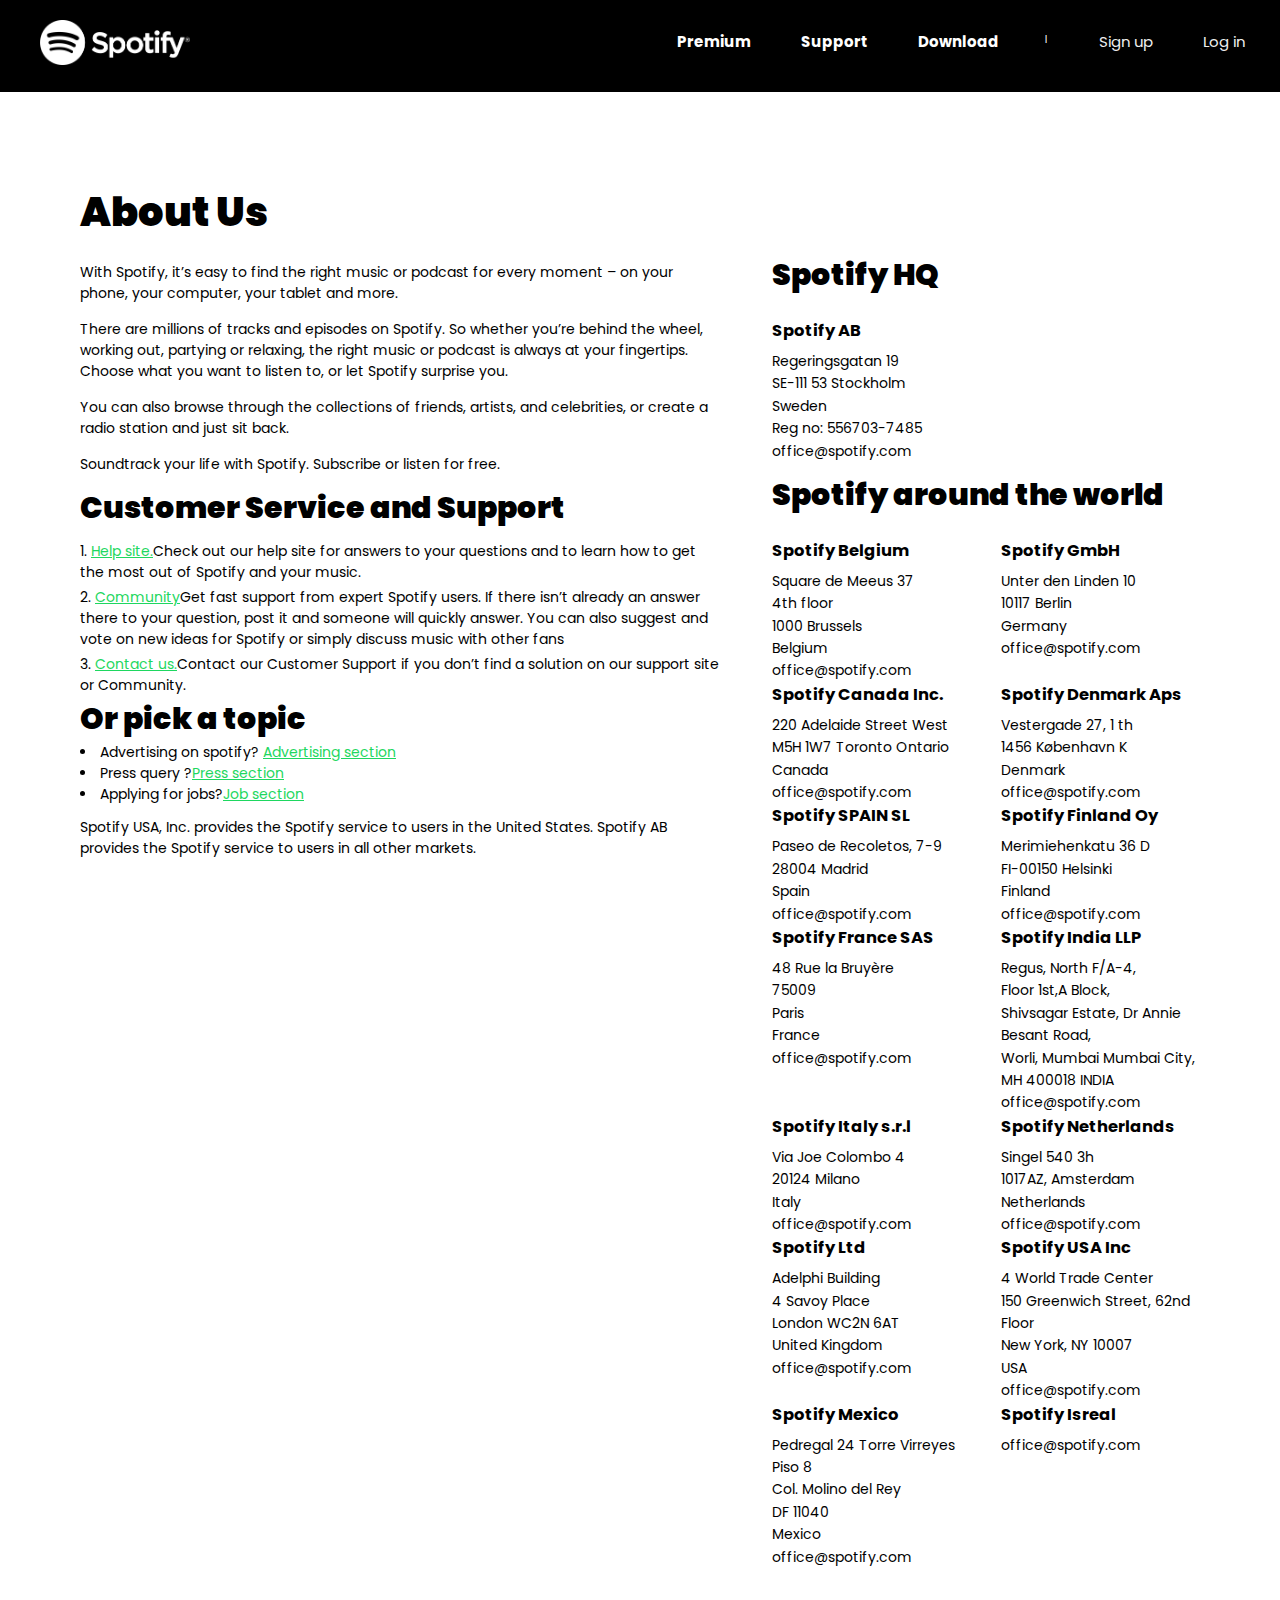
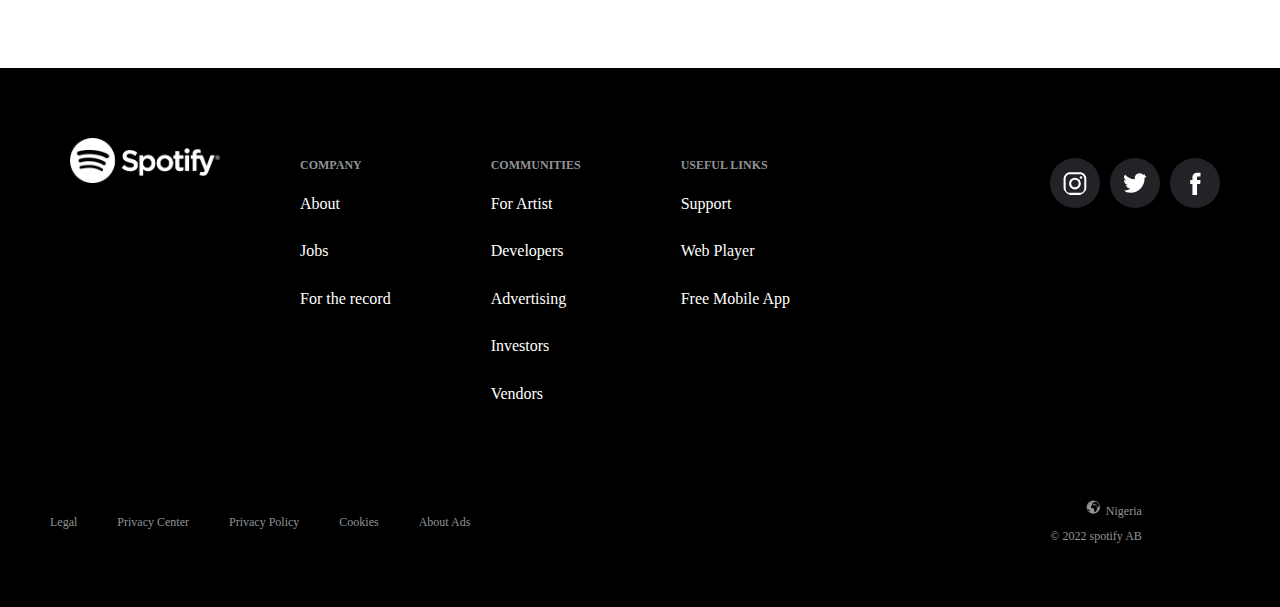
<file: index.html>
<!DOCTYPE html>
<html lang="en">
  <head>
    <meta charset="UTF-8" />
    <meta http-equiv="X-UA-Compatible" content="IE=edge" />
    <meta name="viewport" content="width=device-width, initial-scale=1.0" />
    <link rel="stylesheet" href="CSS/style.css" />
    <link
      href="https://fonts.googleapis.com/css2?family=Poppins&display=swap"
      rel="stylesheet"
    />
    <link rel="icon" type="image/png" sizes="32x32" href="IMAGE/favicon.ico" />
    <title>Contact - Spotify</title>
  </head>
  <body>
    <!-- html for menu -->
    <header class="topheader">
      <nav class="navbar">
        <div class="navright">
          <a href="index.html"
            ><img src="IMAGE/logo.png" alt="spotify logo" class="spotifylogo"
          /></a>
        </div>
        <div class="navleft">
          <ul>
            <li>
              <a href="HTML/premium.html"><strong> Premium</strong></a>
            </li>
            <li>
              <a href="#"><strong>Support</strong></a>
            </li>
            <li>
              <a href="#"><strong>Download</strong></a>
            </li>
            <li class="symbol">&#8403;</li>
            <li><a href="#" style="color: #eee">Sign up</a></li>
            <li><a href="#" style="color: #eee">Log in</a></li>
          </ul>
        </div>
      </nav>
    </header>

    <!-- html for main -->
    <main class="creator">
      <section class="containerA">
        <div class="aboutus">
          <h1 class="heading1">About Us</h1>
          <p>
            With Spotify, it’s easy to find the right music or podcast for every
            moment – on your phone, your computer, your tablet and more.
          </p>
          <p>
            There are millions of tracks and episodes on Spotify. So whether
            you’re behind the wheel, working out, partying or relaxing, the
            right music or podcast is always at your fingertips. Choose what you
            want to listen to, or let Spotify surprise you.
          </p>
          <p>
            You can also browse through the collections of friends, artists, and
            celebrities, or create a radio station and just sit back.
          </p>
          <p>
            Soundtrack your life with Spotify. Subscribe or listen for free.
          </p>
        </div>
        <div class="service">
          <h1 class="heading">Customer Service and Support</h1>
          <ol type="1">
            <li>
              <a href="#">Help site.</a>Check out our help site for answers to
              your questions and to learn how to get the most out of Spotify and
              your music.
            </li>
            <li>
              <a href="#">Community</a>Get fast support from expert Spotify
              users. If there isn’t already an answer there to your question,
              post it and someone will quickly answer. You can also suggest and
              vote on new ideas for Spotify or simply discuss music with other
              fans
            </li>
            <li>
              <a href="#">Contact us.</a>Contact our Customer Support if you
              don’t find a solution on our support site or Community.
            </li>
          </ol>
        </div>
        <div class="pick">
          <h1 class="heading">Or pick a topic</h1>
          <ul>
            <li>Advertising on spotify? <a href="#">Advertising section</a></li>
            <li>Press query ?<a href="#">Press section</a></li>
            <li>Applying for jobs?<a href="#">Job section</a></li>
          </ul>
          <p>
            Spotify USA, Inc. provides the Spotify service to users in the
            United States. Spotify AB provides the Spotify service to users in
            all other markets.
          </p>
        </div>
      </section>

      <section class="containerB">
        <div class="hq">
          <h2 class="heading">Spotify HQ</h2>
          <h3>Spotify AB</h3>
          <p>
            Regeringsgatan 19 <br />
            SE-111 53 Stockholm <br />
            Sweden <br />
            Reg no: 556703-7485 <br />
            office@spotify.com
          </p>
        </div>

        <div class="world">
          <h1>Spotify around the world</h1>

          <article class="parent1">
            <div class="sub1">
              <h3>Spotify Belgium</h3>
              <p>
                Square de Meeus 37 <br />
                4th floor <br />
                1000 Brussels <br />
                Belgium <br />
                office@spotify.com <br />
              </p>
            </div>
            <div class="sub2">
              <h3>Spotify GmbH</h3>
              <p>
                Unter den Linden 10 <br />
                10117 Berlin <br />
                Germany <br />
                office@spotify.com <br />
              </p>
            </div>
          </article>

          <article class="parent2">
            <div class="sub1">
              <h3>Spotify Canada Inc.</h3>
              <p>
                220 Adelaide Street West <br />
                M5H 1W7 Toronto Ontario <br />
                Canada <br />
                office@spotify.com
              </p>
            </div>
            <div class="sub2">
              <h3>Spotify Denmark Aps</h3>
              <p>
                Vestergade 27, 1 th <br />
                1456 København K <br />
                Denmark <br />
                office@spotify.com
              </p>
            </div>
          </article>

          <article class="parent3">
            <div class="sub1">
              <h3>Spotify SPAIN SL</h3>
              <p>
                Paseo de Recoletos, 7-9 <br />
                28004 Madrid <br />
                Spain <br />
                office@spotify.com <br />
              </p>
            </div>
            <div class="sub2">
              <h3>Spotify Finland Oy</h3>
              <p>
                Merimiehenkatu 36 D <br />
                FI-00150 Helsinki <br />
                Finland <br />
                office@spotify.com
              </p>
            </div>
          </article>

          <article class="parent4">
            <div class="sub1">
              <h3>Spotify France SAS</h3>
              <p>
                48 Rue la Bruyère <br />
                75009 <br />
                Paris <br />
                France <br />
                office@spotify.com
              </p>
            </div>
            <div class="sub2">
              <h3>Spotify India LLP</h3>
              <p>
                Regus, North F/A-4, <br />
                Floor 1st,A Block, <br />
                Shivsagar Estate, Dr Annie Besant Road, <br />
                Worli, Mumbai Mumbai City, <br />
                MH 400018 INDIA <br />
                office@spotify.com
              </p>
            </div>
          </article>

          <article class="parent5">
            <div class="sub1">
              <h3>Spotify Italy s.r.l</h3>
              <p>
                Via Joe Colombo 4 <br />
                20124 Milano <br />
                Italy <br />
                office@spotify.com
              </p>
            </div>
            <div class="sub2">
              <h3>Spotify Netherlands</h3>
              <p>
                Singel 540 3h <br />
                1017AZ, Amsterdam <br />
                Netherlands <br />
                office@spotify.com <br />
              </p>
            </div>
          </article>

          <article class="parent6">
            <div class="sub1">
              <h3>Spotify Ltd</h3>
              <p>
                Adelphi Building <br />
                4 Savoy Place <br />
                London WC2N 6AT <br />
                United Kingdom <br />
                office@spotify.com
              </p>
            </div>

            <div class="sub2">
              <h3>Spotify USA Inc</h3>
              <p>
                4 World Trade Center <br />
                150 Greenwich Street, 62nd Floor <br />
                New York, NY 10007 <br />
                USA <br />
                office@spotify.com
              </p>
            </div>
          </article>

          <article class="parent7">
            <div class="sub1">
              <h3>Spotify Mexico</h3>
              <p>
                Pedregal 24 Torre Virreyes Piso 8 <br />
                Col. Molino del Rey <br />
                DF 11040 <br />
                Mexico <br />
                office@spotify.com
              </p>
            </div>
            <div class="sub2">
              <h3>Spotify Isreal</h3>
              <p>office@spotify.com</p>
            </div>
          </article>
        </div>
      </section>
    </main>
    <!-- html for footer -->
    <footer>
      <main class="footdiv">
        <div class="box0">
       <a href="#">   <img src="IMAGE/logo.png" alt="spotify logo" width="150px" /></a>
        </div>
        <div class="box1">
          <h4>COMPANY</h4>
          <ul>
            <li><a href="#">About</a></li>
            <li><a href="#">Jobs</a></li>
            <li><a href="#">For the record</a></li>
          </ul>
        </div>
        <div class="box2">
          <h4>COMMUNITIES</h4>
          <ul>
            <li><a href="#">For Artist</a></li>
            <li><a href="#">Developers</a></li>
            <li><a href="#">Advertising</a></li>
            <li><a href="#">Investors</a></li>
            <li><a href="#">Vendors</a></li>
          </ul>
        </div>
        <div class="box3">
          <h4>USEFUL LINKS</h4>
          <ul>
            <li><a href="#">Support</a></li>
            <li><a href="#">Web Player</a></li>
            <li><a href="#">Free Mobile App</a></li>
          </ul>
        </div>
        <div class="box4">
          <p title="instagram">
            <svg
              xmlns="http://www.w3.org/2000/svg"
              viewBox="0 0 56.7 56.7"
              xml:space="preserve"
            >
              <path
                d="M28.2 16.7c-7 0-12.8 5.7-12.8 12.8s5.7 12.8 12.8 12.8S41 36.5 41 29.5s-5.8-12.8-12.8-12.8zm0 21c-4.5 0-8.2-3.7-8.2-8.2s3.7-8.2 8.2-8.2 8.2 3.7 8.2 8.2-3.7 8.2-8.2 8.2z"
                fill="#ffffff"
                class="fill-000000"
              ></path>
              <circle
                cx="41.5"
                cy="16.4"
                r="2.9"
                fill="#ffffff"
                class="fill-000000"
              ></circle>
              <path
                d="M49 8.9c-2.6-2.7-6.3-4.1-10.5-4.1H17.9c-8.7 0-14.5 5.8-14.5 14.5v20.5c0 4.3 1.4 8 4.2 10.7 2.7 2.6 6.3 3.9 10.4 3.9h20.4c4.3 0 7.9-1.4 10.5-3.9 2.7-2.6 4.1-6.3 4.1-10.6V19.3c0-4.2-1.4-7.8-4-10.4zm-.4 31c0 3.1-1.1 5.6-2.9 7.3s-4.3 2.6-7.3 2.6H18c-3 0-5.5-.9-7.3-2.6C8.9 45.4 8 42.9 8 39.8V19.3c0-3 .9-5.5 2.7-7.3 1.7-1.7 4.3-2.6 7.3-2.6h20.6c3 0 5.5.9 7.3 2.7 1.7 1.8 2.7 4.3 2.7 7.2v20.6z"
                fill="#ffffff"
                class="fill-000000"
              ></path>
            </svg>
          </p>
          <p title="twitter">
            <svg
              viewBox="0 0 512 512"
              xml:space="preserve"
              xmlns="http://www.w3.org/2000/svg"
              enable-background="new 0 0 512 512"
            >
              <path
                d="M492 109.5c-17.4 7.7-36 12.9-55.6 15.3 20-12 35.4-31 42.6-53.6-18.7 11.1-39.4 19.2-61.5 23.5C399.8 75.8 374.6 64 346.8 64c-53.5 0-96.8 43.4-96.8 96.9 0 7.6.8 15 2.5 22.1-80.5-4-151.9-42.6-199.6-101.3-8.3 14.3-13.1 31-13.1 48.7 0 33.6 17.1 63.3 43.1 80.7C67 210.7 52 206.3 39 199v1.2c0 47 33.4 86.1 77.7 95-8.1 2.2-16.7 3.4-25.5 3.4-6.2 0-12.3-.6-18.2-1.8 12.3 38.5 48.1 66.5 90.5 67.3-33.1 26-74.9 41.5-120.3 41.5-7.8 0-15.5-.5-23.1-1.4C62.9 432 113.8 448 168.4 448 346.6 448 444 300.3 444 172.2c0-4.2-.1-8.4-.3-12.5 18.9-13.7 35.3-30.8 48.3-50.2z"
                fill="#ffffff"
                class="fill-000000"
              ></path>
            </svg>
          </p>
          <p title="facebook">
            <svg
              viewBox="0 0 56.693 56.693"
              xml:space="preserve"
              xmlns="http://www.w3.org/2000/svg"
            >
              <path
                d="M40.43 21.739h-7.645v-5.014c0-1.883 1.248-2.322 2.127-2.322h5.395V6.125l-7.43-.029c-8.248 0-10.125 6.174-10.125 10.125v5.518h-4.77v8.53h4.77v24.137h10.033V30.269h6.77l.875-8.53z"
                fill="#ffffff"
                class="fill-000000"
              ></path>
            </svg>
          </p>
        </div>
      </main>
      <div class="bottombox">
        <div class="container1">
          <ul>
            <li><a href="#">Legal</a></li>
            <li><a href="#">Privacy Center</a></li>
            <li><a href="#">Privacy Policy</a></li>
            <li><a href="#">Cookies</a></li>
            <li><a href="#">About Ads</a></li>
          </ul>
        </div>
        <div class="container2">
          <p class="nigeria">
            <a href="#"
              ><img
                src="IMAGE/global.svg"
                alt="global icon"
                width="15px"
                style="margin-right: 5px; color: #919496"
              />Nigeria</a
            >
          </p>
          <p class="copyright">&copy; 2022 spotify AB</p>
        </div>
      </div>
    </footer>
  </body>
</html>
</file>
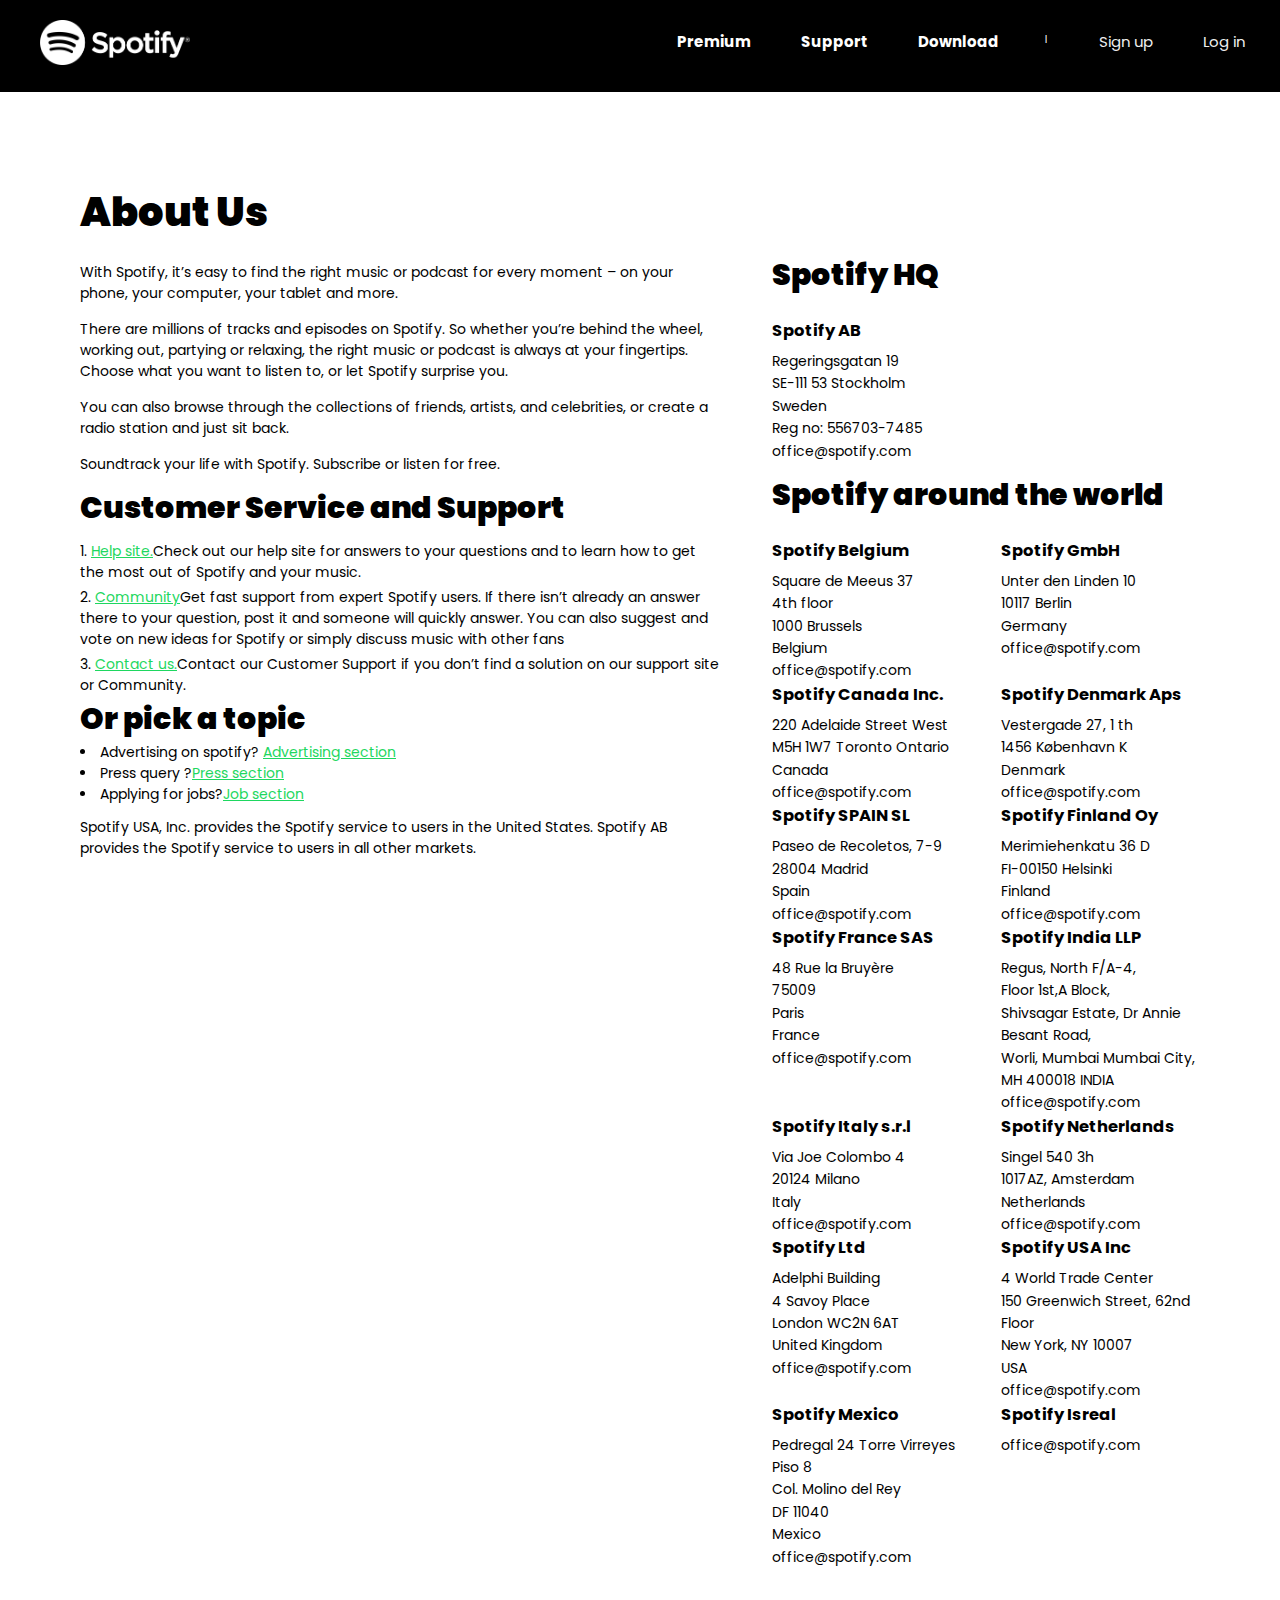
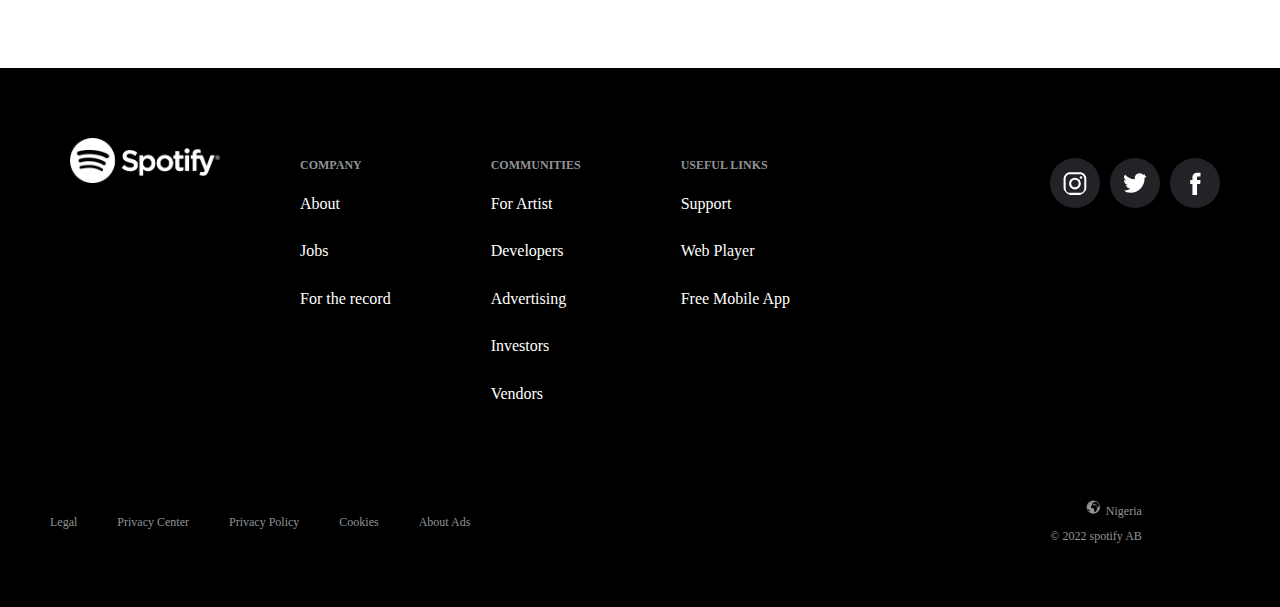
<file: HTML/index.html>
<!DOCTYPE html>
<html lang="en">
  <head>
    <meta charset="UTF-8" />
    <meta http-equiv="X-UA-Compatible" content="IE=edge" />
    <meta name="viewport" content="width=device-width, initial-scale=1.0" />
    <link rel="stylesheet" href="/CSS/style.css" />
    <link
      href="https://fonts.googleapis.com/css2?family=Poppins&display=swap"
      rel="stylesheet"
    />
    <link rel="icon" type="image/png" sizes="32x32" href="/IMAGE/favicon.ico" />
    <title>Contact - Spotify</title>
  </head>
  <body>
    <!-- html for menu -->
    <header class="topheader">
      <nav class="navbar">
        <div class="navright">
          <a href="#"
            ><img src="/IMAGE/logo.png" alt="spotify logo" class="spotifylogo"
          /></a>
        </div>
        <div class="navleft">
          <ul>
            <li>
              <a href="/HTML/premium.html"><strong> Premium</strong></a>
            </li>
            <li>
              <a href="#"><strong>Support</strong></a>
            </li>
            <li>
              <a href="#"><strong>Download</strong></a>
            </li>
            <li class="symbol">&#8403;</li>
            <li><a href="#" style="color: #eee">Sign up</a></li>
            <li><a href="#" style="color: #eee">Log in</a></li>
          </ul>
        </div>
      </nav>
    </header>

    <!-- html for main -->
    <main class="creator">
      <section class="containerA">
        <div class="aboutus">
          <h1 class="heading1">About Us</h1>
          <p>
            With Spotify, it’s easy to find the right music or podcast for every
            moment – on your phone, your computer, your tablet and more.
          </p>
          <p>
            There are millions of tracks and episodes on Spotify. So whether
            you’re behind the wheel, working out, partying or relaxing, the
            right music or podcast is always at your fingertips. Choose what you
            want to listen to, or let Spotify surprise you.
          </p>
          <p>
            You can also browse through the collections of friends, artists, and
            celebrities, or create a radio station and just sit back.
          </p>
          <p>
            Soundtrack your life with Spotify. Subscribe or listen for free.
          </p>
        </div>
        <div class="service">
          <h1 class="heading">Customer Service and Support</h1>
          <ol type="1">
            <li>
              <a href="#">Help site.</a>Check out our help site for answers to
              your questions and to learn how to get the most out of Spotify and
              your music.
            </li>
            <li>
              <a href="#">Community</a>Get fast support from expert Spotify
              users. If there isn’t already an answer there to your question,
              post it and someone will quickly answer. You can also suggest and
              vote on new ideas for Spotify or simply discuss music with other
              fans
            </li>
            <li>
              <a href="#">Contact us.</a>Contact our Customer Support if you
              don’t find a solution on our support site or Community.
            </li>
          </ol>
        </div>
        <div class="pick">
          <h1 class="heading">Or pick a topic</h1>
          <ul>
            <li>Advertising on spotify? <a href="#">Advertising section</a></li>
            <li>Press query ?<a href="#">Press section</a></li>
            <li>Applying for jobs?<a href="#">Job section</a></li>
          </ul>
          <p>
            Spotify USA, Inc. provides the Spotify service to users in the
            United States. Spotify AB provides the Spotify service to users in
            all other markets.
          </p>
        </div>
      </section>

      <section class="containerB">
        <div class="hq">
          <h2 class="heading">Spotify HQ</h2>
          <h3>Spotify AB</h3>
          <p>
            Regeringsgatan 19 <br />
            SE-111 53 Stockholm <br />
            Sweden <br />
            Reg no: 556703-7485 <br />
            office@spotify.com
          </p>
        </div>

        <div class="world">
          <h1>Spotify around the world</h1>

          <article class="parent1">
            <div class="sub1">
              <h3>Spotify Belgium</h3>
              <p>
                Square de Meeus 37 <br />
                4th floor <br />
                1000 Brussels <br />
                Belgium <br />
                office@spotify.com <br />
              </p>
            </div>
            <div class="sub2">
              <h3>Spotify GmbH</h3>
              <p>
                Unter den Linden 10 <br />
                10117 Berlin <br />
                Germany <br />
                office@spotify.com <br />
              </p>
            </div>
          </article>

          <article class="parent2">
            <div class="sub1">
              <h3>Spotify Canada Inc.</h3>
              <p>
                220 Adelaide Street West <br />
                M5H 1W7 Toronto Ontario <br />
                Canada <br />
                office@spotify.com
              </p>
            </div>
            <div class="sub2">
              <h3>Spotify Denmark Aps</h3>
              <p>
                Vestergade 27, 1 th <br />
                1456 København K <br />
                Denmark <br />
                office@spotify.com
              </p>
            </div>
          </article>

          <article class="parent3">
            <div class="sub1">
              <h3>Spotify SPAIN SL</h3>
              <p>
                Paseo de Recoletos, 7-9 <br />
                28004 Madrid <br />
                Spain <br />
                office@spotify.com <br />
              </p>
            </div>
            <div class="sub2">
              <h3>Spotify Finland Oy</h3>
              <p>
                Merimiehenkatu 36 D <br />
                FI-00150 Helsinki <br />
                Finland <br />
                office@spotify.com
              </p>
            </div>
          </article>

          <article class="parent4">
            <div class="sub1">
              <h3>Spotify France SAS</h3>
              <p>
                48 Rue la Bruyère <br />
                75009 <br />
                Paris <br />
                France <br />
                office@spotify.com
              </p>
            </div>
            <div class="sub2">
              <h3>Spotify India LLP</h3>
              <p>
                Regus, North F/A-4, <br />
                Floor 1st,A Block, <br />
                Shivsagar Estate, Dr Annie Besant Road, <br />
                Worli, Mumbai Mumbai City, <br />
                MH 400018 INDIA <br />
                office@spotify.com
              </p>
            </div>
          </article>

          <article class="parent5">
            <div class="sub1">
              <h3>Spotify Italy s.r.l</h3>
              <p>
                Via Joe Colombo 4 <br />
                20124 Milano <br />
                Italy <br />
                office@spotify.com
              </p>
            </div>
            <div class="sub2">
              <h3>Spotify Netherlands</h3>
              <p>
                Singel 540 3h <br />
                1017AZ, Amsterdam <br />
                Netherlands <br />
                office@spotify.com <br />
              </p>
            </div>
          </article>

          <article class="parent6">
            <div class="sub1">
              <h3>Spotify Ltd</h3>
              <p>
                Adelphi Building <br />
                4 Savoy Place <br />
                London WC2N 6AT <br />
                United Kingdom <br />
                office@spotify.com
              </p>
            </div>

            <div class="sub2">
              <h3>Spotify USA Inc</h3>
              <p>
                4 World Trade Center <br />
                150 Greenwich Street, 62nd Floor <br />
                New York, NY 10007 <br />
                USA <br />
                office@spotify.com
              </p>
            </div>
          </article>

          <article class="parent7">
            <div class="sub1">
              <h3>Spotify Mexico</h3>
              <p>
                Pedregal 24 Torre Virreyes Piso 8 <br />
                Col. Molino del Rey <br />
                DF 11040 <br />
                Mexico <br />
                office@spotify.com
              </p>
            </div>
            <div class="sub2">
              <h3>Spotify Isreal</h3>
              <p>office@spotify.com</p>
            </div>
          </article>
        </div>
      </section>
    </main>
    <!-- html for footer -->
    <footer>
      <main class="footdiv">
        <div class="box0">
          <img src="/IMAGE/logo.png" alt="spotifylogo" width="150px" />
        </div>
        <div class="box1">
          <h4>COMPANY</h4>
          <ul>
            <li><a href="#">About</a></li>
            <li><a href="#">Jobs</a></li>
            <li><a href="#">For the record</a></li>
          </ul>
        </div>
        <div class="box2">
          <h4>COMMUNITIES</h4>
          <ul>
            <li><a href="#">For Artist</a></li>
            <li><a href="#">Developers</a></li>
            <li><a href="#">Advertising</a></li>
            <li><a href="#">Investors</a></li>
            <li><a href="#">Vendors</a></li>
          </ul>
        </div>
        <div class="box3">
          <h4>USEFUL LINKS</h4>
          <ul>
            <li><a href="#">Support</a></li>
            <li><a href="#">Web Player</a></li>
            <li><a href="#">Free Mobile App</a></li>
          </ul>
        </div>
        <div class="box4">
          <p title="instagram">
            <svg
              xmlns="http://www.w3.org/2000/svg"
              viewBox="0 0 56.7 56.7"
              xml:space="preserve"
            >
              <path
                d="M28.2 16.7c-7 0-12.8 5.7-12.8 12.8s5.7 12.8 12.8 12.8S41 36.5 41 29.5s-5.8-12.8-12.8-12.8zm0 21c-4.5 0-8.2-3.7-8.2-8.2s3.7-8.2 8.2-8.2 8.2 3.7 8.2 8.2-3.7 8.2-8.2 8.2z"
                fill="#ffffff"
                class="fill-000000"
              ></path>
              <circle
                cx="41.5"
                cy="16.4"
                r="2.9"
                fill="#ffffff"
                class="fill-000000"
              ></circle>
              <path
                d="M49 8.9c-2.6-2.7-6.3-4.1-10.5-4.1H17.9c-8.7 0-14.5 5.8-14.5 14.5v20.5c0 4.3 1.4 8 4.2 10.7 2.7 2.6 6.3 3.9 10.4 3.9h20.4c4.3 0 7.9-1.4 10.5-3.9 2.7-2.6 4.1-6.3 4.1-10.6V19.3c0-4.2-1.4-7.8-4-10.4zm-.4 31c0 3.1-1.1 5.6-2.9 7.3s-4.3 2.6-7.3 2.6H18c-3 0-5.5-.9-7.3-2.6C8.9 45.4 8 42.9 8 39.8V19.3c0-3 .9-5.5 2.7-7.3 1.7-1.7 4.3-2.6 7.3-2.6h20.6c3 0 5.5.9 7.3 2.7 1.7 1.8 2.7 4.3 2.7 7.2v20.6z"
                fill="#ffffff"
                class="fill-000000"
              ></path>
            </svg>
          </p>
          <p title="twitter">
            <svg
              viewBox="0 0 512 512"
              xml:space="preserve"
              xmlns="http://www.w3.org/2000/svg"
              enable-background="new 0 0 512 512"
            >
              <path
                d="M492 109.5c-17.4 7.7-36 12.9-55.6 15.3 20-12 35.4-31 42.6-53.6-18.7 11.1-39.4 19.2-61.5 23.5C399.8 75.8 374.6 64 346.8 64c-53.5 0-96.8 43.4-96.8 96.9 0 7.6.8 15 2.5 22.1-80.5-4-151.9-42.6-199.6-101.3-8.3 14.3-13.1 31-13.1 48.7 0 33.6 17.1 63.3 43.1 80.7C67 210.7 52 206.3 39 199v1.2c0 47 33.4 86.1 77.7 95-8.1 2.2-16.7 3.4-25.5 3.4-6.2 0-12.3-.6-18.2-1.8 12.3 38.5 48.1 66.5 90.5 67.3-33.1 26-74.9 41.5-120.3 41.5-7.8 0-15.5-.5-23.1-1.4C62.9 432 113.8 448 168.4 448 346.6 448 444 300.3 444 172.2c0-4.2-.1-8.4-.3-12.5 18.9-13.7 35.3-30.8 48.3-50.2z"
                fill="#ffffff"
                class="fill-000000"
              ></path>
            </svg>
          </p>
          <p title="facebook">
            <svg
              viewBox="0 0 56.693 56.693"
              xml:space="preserve"
              xmlns="http://www.w3.org/2000/svg"
            >
              <path
                d="M40.43 21.739h-7.645v-5.014c0-1.883 1.248-2.322 2.127-2.322h5.395V6.125l-7.43-.029c-8.248 0-10.125 6.174-10.125 10.125v5.518h-4.77v8.53h4.77v24.137h10.033V30.269h6.77l.875-8.53z"
                fill="#ffffff"
                class="fill-000000"
              ></path>
            </svg>
          </p>
        </div>
      </main>
      <div class="bottombox">
        <div class="container1">
          <ul>
            <li><a href="#">Legal</a></li>
            <li><a href="#">Privacy Center</a></li>
            <li><a href="#">Privacy Policy</a></li>
            <li><a href="#">Cookies</a></li>
            <li><a href="#">About Ads</a></li>
          </ul>
        </div>
        <div class="container2">
          <p class="nigeria">
            <a href="#"
              ><img
                src="/IMAGE/global.svg"
                alt="global icon"
                width="15px"
                style="margin-right: 5px; color: #919496"
              />Nigeria</a
            >
          </p>
          <p class="copyright">&copy; 2022 spotify AB</p>
        </div>
      </div>
    </footer>
  </body>
</html>
</file>
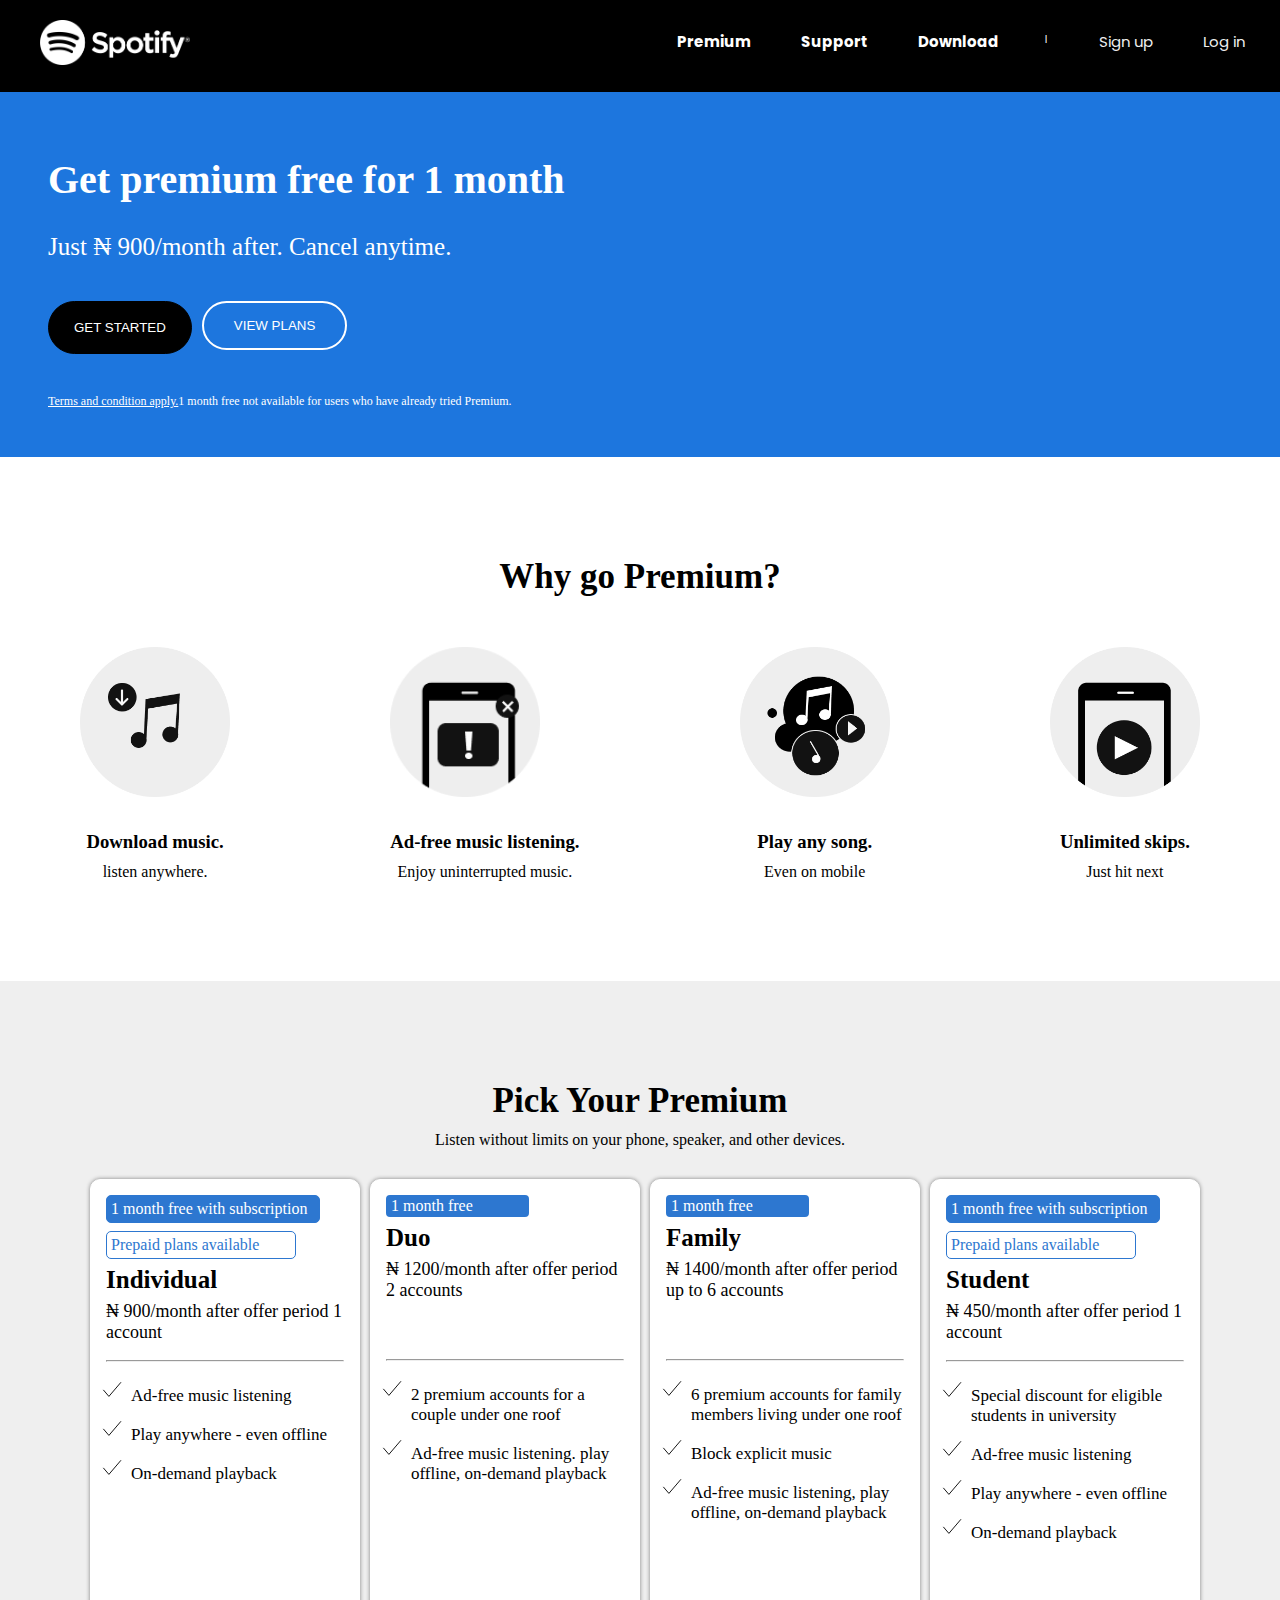
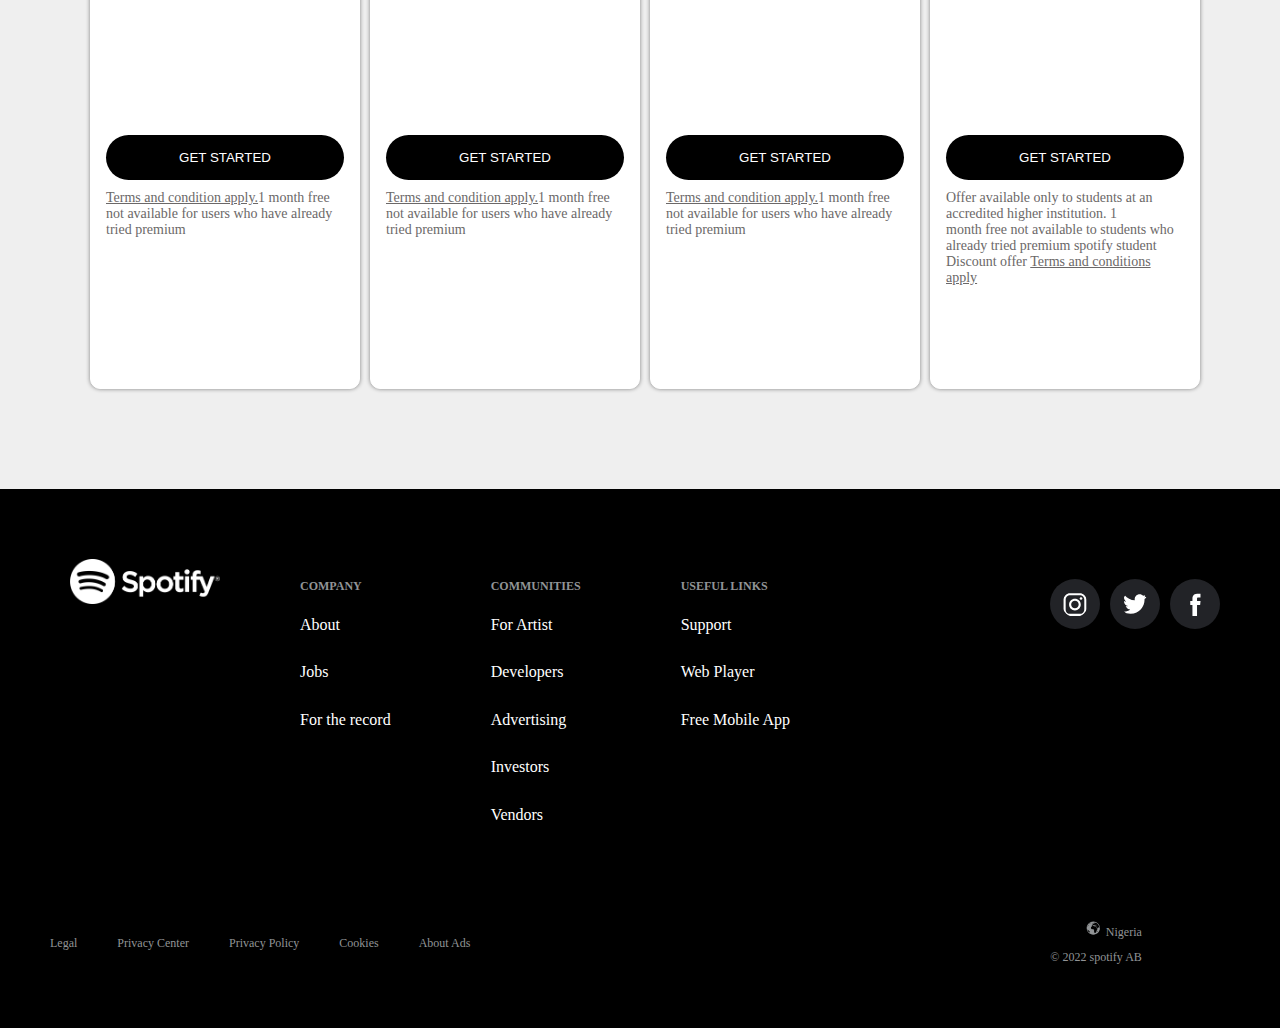
<file: HTML/premium.html>
<!DOCTYPE html>
<html lang="en">
  <head>
    <meta charset="UTF-8" />
    <meta http-equiv="X-UA-Compatible" content="IE=edge" />
    <meta name="viewport" content="width=device-width, initial-scale=1.0" />
    <link rel="stylesheet" href="../CSS/premium.css" />
    <link
      rel="icon"
      type="image/png"
      sizes="32x32"
      href="../IMAGE/favicon.ico"
    />
    <link
      href="https://fonts.googleapis.com/css2?family=Poppins&display=swap"
      rel="stylesheet"
    />
    <title>Spotify Premium - Spotify(NG)</title>
  </head>
  <body>
    <!-- html for menu -->
    <header class="topheader">
      <nav class="navbar">
        <div class="navright">
          <a href="/index.html"
            ><img
              src="../IMAGE/logo.png"
              alt="spotify logo"
              class="spotifylogo"
          /></a>
        </div>
        <div class="navleft">
          <ul>
            <li>
              <a href="#"><strong> Premium</strong></a>
            </li>
            <li>
              <a href="#"><strong>Support</strong></a>
            </li>
            <li>
              <a href="#"><strong>Download</strong></a>
            </li>
            <li class="symbol">&#8403;</li>
            <li><a href="#" style="color: #eee">Sign up</a></li>
            <li><a href="#" style="color: #eee">Log in</a></li>
          </ul>
        </div>
      </nav>
    </header>
    <!-- html for main content -->
    <main class="content">
      <header>
        <h1>Get premium free for 1 month</h1>
        <p class="para1">Just &#8358; 900/month after. Cancel anytime.</p>
        <div class="buttons">
          <div class="button1">
            <a href="#"> <button>GET STARTED</button></a>
          </div>
          <div class="button2">
            <a href="#"> <button>VIEW PLANS</button></a>
          </div>
        </div>
        <p class="undertext">
          <a href="#">Terms and condition apply.</a>1 month free not available
          for users who have already tried Premium.
        </p>
      </header>
    </main>
    <section class="whygopremium">
      <h1>Why go Premium?</h1>
      <div class="premiumimg">
        <div class="premium">
          <img
            src="../IMAGE/premium-middle-1.png"
            alt=" premium middle 1"
            width="150px"
          />
          <h3>Download music.</h3>
          <p>listen anywhere.</p>
        </div>
        <div class="premium">
          <img
            src="../IMAGE/premium-middle-2.png"
            alt=" premium middle 2"
            width="150px"
          />
          <h3>Ad-free music listening.</h3>
          <p>Enjoy uninterrupted music.</p>
        </div>
        <div class="premium">
          <img
            src="../IMAGE/premium-middle-3.png"
            alt="premium-middle-3"
            width="150px"
          />
          <h3>Play any song.</h3>
          <p>Even on mobile</p>
        </div>
        <div class="premium">
          <img
            src="../IMAGE/premium-middle-4.png"
            alt=" premium-middle-4"
            width="150px"
          />
          <h3>Unlimited skips.</h3>
          <p>Just hit next</p>
        </div>
      </div>
    </section>

    <section class="pickpremium">
      <h1>Pick Your Premium</h1>
      <p class="para">
        Listen without limits on your phone, speaker, and other devices.
      </p>
      <div class="premiumboxes">
        <div class="box1">
          <div class="box1body">
            <p class="para1">1 month free with subscription</p>
            <p class="para2">Prepaid plans available</p>
            <h3>Individual</h3>
            <p class="para3">&#8358; 900/month after offer period 1 account</p>
            <hr />
            <ul>
              <li>Ad-free music listening</li>
              <li>Play anywhere - even offline</li>
              <li>On-demand playback</li>
            </ul>
          </div>
          <div class="btn">
            <a href="#"> <button>GET STARTED</button></a>
            <p class="para4">
              <a href="#">Terms and condition apply.</a>1 month free not
              available for users who have already tried premium
            </p>
          </div>
        </div>

        <div class="box2">
          <div class="box2body">
            <p class="para1">1 month free</p>
            <h3>Duo</h3>
            <p class="para3">
              &#8358; 1200/month after offer period 2 accounts
            </p>
            <hr />
            <ul>
              <li>2 premium accounts for a couple under one roof</li>
              <li>Ad-free music listening. play offline, on-demand playback</li>
            </ul>
          </div>
          <div class="btn">
            <a href="#"> <button>GET STARTED</button></a>
            <p class="para4">
              <a href="#">Terms and condition apply.</a>1 month free not
              available for users who have already tried premium
            </p>
          </div>
        </div>

        <div class="box3">
          <div class="box3body">
            <p class="para1">1 month free</p>
            <h3>Family</h3>
            <p class="para3">
              &#8358; 1400/month after offer period up to 6 accounts
            </p>
            <hr />
            <ul>
              <li>
                6 premium accounts for family members living under one roof
              </li>
              <li>Block explicit music</li>
              <li>Ad-free music listening, play offline, on-demand playback</li>
            </ul>
          </div>
          <div class="btn">
            <a href="#"> <button>GET STARTED</button></a>
            <p class="para4">
              <a href="#">Terms and condition apply.</a>1 month free not
              available for users who have already tried premium
            </p>
          </div>
        </div>

        <div class="box4">
          <div class="box4body">
            <p class="para1">1 month free with subscription</p>
            <p class="para2">Prepaid plans available</p>
            <h3>Student</h3>
            <p class="para3">&#8358; 450/month after offer period 1 account</p>
            <hr />
            <ul>
              <li>Special discount for eligible students in university</li>
              <li>Ad-free music listening</li>
              <li>Play anywhere - even offline</li>
              <li>On-demand playback</li>
            </ul>
          </div>
          <div class="btn">
            <a href="#"> <button>GET STARTED</button></a>
           <p class="para4">
             Offer available only to students at an <br>
             accredited higher institution. 1 <br>
             month free not available to students who <br>
             already tried premium spotify student <br>
             Discount offer <a href="#">Terms and conditions apply</a>
           </p>
          </div>
        </div>
      </div>
    </section>
    <!-- html for footer -->
    <footer>
      <main class="footdiv">
        <div class="box0">
          <a href="#">
            <img src="../IMAGE/logo.png" alt="spotifylogo" width="150px"
          /></a>
        </div>
        <div class="box1">
          <h4>COMPANY</h4>
          <ul>
            <li><a href="#">About</a></li>
            <li><a href="#">Jobs</a></li>
            <li><a href="#">For the record</a></li>
          </ul>
        </div>
        <div class="box2">
          <h4>COMMUNITIES</h4>
          <ul>
            <li><a href="#">For Artist</a></li>
            <li><a href="#">Developers</a></li>
            <li><a href="#">Advertising</a></li>
            <li><a href="#">Investors</a></li>
            <li><a href="#">Vendors</a></li>
          </ul>
        </div>
        <div class="box3">
          <h4>USEFUL LINKS</h4>
          <ul>
            <li><a href="#">Support</a></li>
            <li><a href="#">Web Player</a></li>
            <li><a href="#">Free Mobile App</a></li>
          </ul>
        </div>
        <div class="box4">
          <p title="instagram">
            <svg
              xmlns="http://www.w3.org/2000/svg"
              viewBox="0 0 56.7 56.7"
              xml:space="preserve"
            >
              <path
                d="M28.2 16.7c-7 0-12.8 5.7-12.8 12.8s5.7 12.8 12.8 12.8S41 36.5 41 29.5s-5.8-12.8-12.8-12.8zm0 21c-4.5 0-8.2-3.7-8.2-8.2s3.7-8.2 8.2-8.2 8.2 3.7 8.2 8.2-3.7 8.2-8.2 8.2z"
                fill="#ffffff"
                class="fill-000000"
              ></path>
              <circle
                cx="41.5"
                cy="16.4"
                r="2.9"
                fill="#ffffff"
                class="fill-000000"
              ></circle>
              <path
                d="M49 8.9c-2.6-2.7-6.3-4.1-10.5-4.1H17.9c-8.7 0-14.5 5.8-14.5 14.5v20.5c0 4.3 1.4 8 4.2 10.7 2.7 2.6 6.3 3.9 10.4 3.9h20.4c4.3 0 7.9-1.4 10.5-3.9 2.7-2.6 4.1-6.3 4.1-10.6V19.3c0-4.2-1.4-7.8-4-10.4zm-.4 31c0 3.1-1.1 5.6-2.9 7.3s-4.3 2.6-7.3 2.6H18c-3 0-5.5-.9-7.3-2.6C8.9 45.4 8 42.9 8 39.8V19.3c0-3 .9-5.5 2.7-7.3 1.7-1.7 4.3-2.6 7.3-2.6h20.6c3 0 5.5.9 7.3 2.7 1.7 1.8 2.7 4.3 2.7 7.2v20.6z"
                fill="#ffffff"
                class="fill-000000"
              ></path>
            </svg>
          </p>
          <p title="twitter">
            <svg
              viewBox="0 0 512 512"
              xml:space="preserve"
              xmlns="http://www.w3.org/2000/svg"
              enable-background="new 0 0 512 512"
            >
              <path
                d="M492 109.5c-17.4 7.7-36 12.9-55.6 15.3 20-12 35.4-31 42.6-53.6-18.7 11.1-39.4 19.2-61.5 23.5C399.8 75.8 374.6 64 346.8 64c-53.5 0-96.8 43.4-96.8 96.9 0 7.6.8 15 2.5 22.1-80.5-4-151.9-42.6-199.6-101.3-8.3 14.3-13.1 31-13.1 48.7 0 33.6 17.1 63.3 43.1 80.7C67 210.7 52 206.3 39 199v1.2c0 47 33.4 86.1 77.7 95-8.1 2.2-16.7 3.4-25.5 3.4-6.2 0-12.3-.6-18.2-1.8 12.3 38.5 48.1 66.5 90.5 67.3-33.1 26-74.9 41.5-120.3 41.5-7.8 0-15.5-.5-23.1-1.4C62.9 432 113.8 448 168.4 448 346.6 448 444 300.3 444 172.2c0-4.2-.1-8.4-.3-12.5 18.9-13.7 35.3-30.8 48.3-50.2z"
                fill="#ffffff"
                class="fill-000000"
              ></path>
            </svg>
          </p>
          <p title="facebook">
            <svg
              viewBox="0 0 56.693 56.693"
              xml:space="preserve"
              xmlns="http://www.w3.org/2000/svg"
            >
              <path
                d="M40.43 21.739h-7.645v-5.014c0-1.883 1.248-2.322 2.127-2.322h5.395V6.125l-7.43-.029c-8.248 0-10.125 6.174-10.125 10.125v5.518h-4.77v8.53h4.77v24.137h10.033V30.269h6.77l.875-8.53z"
                fill="#ffffff"
                class="fill-000000"
              ></path>
            </svg>
          </p>
        </div>
      </main>
      <div class="bottombox">
        <div class="container1">
          <ul>
            <li><a href="#">Legal</a></li>
            <li><a href="#">Privacy Center</a></li>
            <li><a href="#">Privacy Policy</a></li>
            <li><a href="#">Cookies</a></li>
            <li><a href="#">About Ads</a></li>
          </ul>
        </div>
        <div class="container2">
          <p class="nigeria">
            <a href="#"
              ><img
                src="../IMAGE/global.svg"
                alt="global icon"
                width="15px"
                style="margin-right: 5px; color: #919496"
              />Nigeria</a
            >
          </p>
          <p class="copyright">&copy; 2022 spotify AB</p>
        </div>
      </div>
    </footer>
  </body>
</html>
</file>
<file: CSS/style.css>
* {
  padding: 0;
  margin: 0;
  box-sizing: border-box;
}

/* style for nav bar */
.topheader {
  background-color: black;
}
.navbar {
  display: flex;
  width: 100%;
  justify-content: space-between;
  flex-wrap: wrap;
  padding: 10px;
}
.spotifylogo {
  width: 150px;
  margin: 10px 30px;
}

.navleft ul li {
  list-style-type: none;
  font-size: 15px;
  margin: 20px 25px;
  float: left;
  color: white;
}
.topheader a {
  text-decoration: none;
  color: white;
  font-family: "poppins";
}
a:hover {
  color: rgb(30, 215, 96);
}

/* style for footer */
footer {
  background-color: black;

  padding-bottom: 30px;
  padding-top: 30px;
  padding-left: 30px;
}
footer a {
  color: white;
  text-decoration: none;
}
.footdiv {
  display: flex;
  width: 100%;
  padding: 10px;
}
footer ul li {
  list-style-type: none;
  padding-bottom: 25px;
  line-height: 1.4;
}
footer .box1,
footer .box2,
footer .box3 {
  margin: 50px;
}
.box0 {
  margin: 30px;
}
footer .box4 {
  margin-top: 50px;
  margin-left: 200px;
  display: flex;
}
.box4 svg {
  width: 50px;
  margin-top: 0;
  margin-left: 10px;
  background-color: #222327;
  border-radius: 50%;
  padding: 12px;
  cursor: pointer;
}

h4 {
  margin-bottom: 20px;
  color: #919496;
  font-size: 12px;
}
.bottombox {
  display: flex;
}
.bottombox ul li a {
  color: #919496;
  font-size: 12px;
}
.bottombox ul li {
  margin: 20px;
  float: left;
}
.container1 a:hover {
  color: rgb(30, 215, 96);
}
.container2 a {
  color: #919496;
  font-size: 12px;
}
.nigeria {
  text-align: right;
}
.container2 p {
  color: #919496;
  font-size: 12px;
  margin: 10px;
}
.container2 {
  margin-left: 550px;
}
a:hover {
  color: rgb(30, 215, 96);
}
svg:hover path {
  fill: rgb(30, 215, 96);
}

/* style for main */

.creator {
  display: flex;
  padding-left: 80px;
  padding-right: 80px;
  padding-top: 80px;
  width: 100%;
  font-family: "poppins";
  font-size: 14px;
  margin-bottom: 100px;
}
.creator .containerA {
  width: 60%;
}
.creator .containerB {
  width: 40%;
  margin-left: 50px;
  margin-top: 80px;
}
.parent1 {
  display: flex;
}
.parent2 {
  display: flex;
}
.parent3 {
  display: flex;
}
.parent4 {
  display: flex;
}
.parent5 {
  display: flex;
}
.parent6 {
  display: flex;
}
.parent7 {
  display: flex;
}
.sub2 {
  width: 100%;
  margin-left: 30px;
}
.sub1 {
  width: 100%;
}
.creator a {
  color: rgb(30, 215, 96);
}
.aboutus h1,
.world h1 {
  margin-bottom: 20px;
  margin-top: 10px;
}
.hq .heading {
  padding-bottom: 20px;
}
.service h1 {
  margin-top: 10px;
  margin-bottom: 10px;
}
.creator li {
  list-style-position: inside;
}
.service li {
  margin-top: 4px;
}

.creator h3 {
  margin-bottom: 7px;
}
.containerB p {
  line-height: 1.6;
}
.aboutus p {
  margin-top: 15px;
}
.pick p {
  margin-top: 12px;
}
.aboutus h1 {
  font-size: 40px;
  font-weight: 900;
}
.service h1,
.pick h1,
.hq h2,
.world h1 {
  font-size: 30px;
  font-weight: 900;
}
</file>
<file: CSS/premium.css>
* {
  padding: 0;
  margin: 0;
  box-sizing: border-box;
}

/* style for nav bar */
.topheader {
  background-color: black;
}
.navbar {
  display: flex;
  width: 100%;
  justify-content: space-between;
  flex-wrap: wrap;
  padding: 10px;
}
.spotifylogo {
  width: 150px;
  margin: 10px 30px;
}

.navleft ul li {
  list-style-type: none;
  font-size: 15px;
  margin: 20px 25px;
  float: left;
  color: white;
}
.topheader a {
  text-decoration: none;
  color: white;
  font-family: "poppins";
}
a:hover {
  color: rgb(30, 215, 96);
}

/* style for footer */
footer {
  background-color: black;

  padding-bottom: 30px;
  padding-top: 30px;
  padding-left: 30px;
}
footer a {
  color: white;
  text-decoration: none;
}
.footdiv {
  display: flex;
  width: 100%;
  padding: 10px;
}
footer ul li {
  list-style-type: none;
  padding-bottom: 25px;
  line-height: 1.4;
}
footer .box1,
footer .box2,
footer .box3 {
  margin: 50px;
}
.box0 {
  margin: 30px;
}
footer .box4 {
  margin-top: 50px;
  margin-left: 200px;
  display: flex;
}
.box4 svg {
  width: 50px;
  margin-top: 0;
  margin-left: 10px;
  background-color: #222327;
  border-radius: 50%;
  padding: 12px;
  cursor: pointer;
}

h4 {
  margin-bottom: 20px;
  color: #919496;
  font-size: 12px;
}
.bottombox {
  display: flex;
}
.bottombox ul li a {
  color: #919496;
  font-size: 12px;
}
.bottombox ul li {
  margin: 20px;
  float: left;
}
.container1 a:hover {
  color: rgb(30, 215, 96);
}
.container2 a {
  color: #919496;
  font-size: 12px;
}
.nigeria {
  text-align: right;
}
.container2 p {
  color: #919496;
  font-size: 12px;
  margin: 10px;
}
.container2 {
  margin-left: 550px;
}
a:hover {
  color: rgb(30, 215, 96);
}
svg:hover path {
  fill: rgb(30, 215, 96);
}

/* premium page code */
.content header {
  background-color: rgb(29, 118, 222);
  padding-top: 4rem;
  width: 100%;
  padding-left: 3rem;
  padding-bottom: 3rem;
}
.content h1 {
  color: white;
  font-size: 2.5rem;
  margin-bottom: 30px;
}
.content header .para1 {
  color: white;
  font-size: 25px;
}
.buttons {
  display: flex;
  margin: 40px 0;
}
.button1 button {
  padding: 18px 25px;
  color: white;
  background-color: black;
  border: 1px solid black;
  border-radius: 27px;
  cursor: pointer;
}
.button2 button {
  padding: 15px 30px;
  color: white;
  background-color: transparent;
  border: 2px solid white;
  border-radius: 25px;
  margin-left: 10px;
  cursor: pointer;
}

.content .undertext a {
  color: white;
}
.content .undertext {
  color: white;
  font-size: 12px;
}
.whygopremium {
  margin: 100px 0;
}
.whygopremium h1 {
  text-align: center;
  margin-bottom: 50px;
  font-size: 35px;
}
.premiumimg {
  display: flex;
  width: 100%;
  align-items: center;
  justify-content: space-around;
}
.premiumimg h3 {
  text-align: center;
  margin-top: 30px;
}
.premiumimg p {
  text-align: center;
  margin-top: 10px;
}

.pickpremium {
  background-color: rgb(239, 239, 239);
  padding: 100px 80px;
}

.pickpremium h1 {
  text-align: center;
  font-size: 35px;
  margin-bottom: 10px;
}
.pickpremium .para {
  text-align: center;
  font-size: 15x;
  margin-bottom: 30px;
}
.premiumboxes {
  display: flex;
  justify-content: space-around;
  height: 90vh;
  width: 100%;
}

.premiumboxes .box1,
.premiumboxes .box2,
.premiumboxes .box3,
.premiumboxes .box4 {
  border: 1px solid white;
  background-color: white;
  margin-left: 10px;
  height: 90vh;
  padding: 15px;
  border-radius: 10px;
  box-shadow: 0 0 4px grey;
  width: 100%;
}

.premiumboxes li {
  margin-top: 10px;
  font-size: 17px;
  list-style-image: url(../IMAGE/premium-bottom-arrow.svg);
}

.premiumboxes ul {
  margin-top: 15px;
  margin-left: 25px;
}

.pickpremium .box1 .para1,
.box4 .para1 {
  border: 1px solid rgb(45, 119, 208);
  background-color: rgb(45, 119, 208);
  color: white;
  width: 90%;
  padding: 4px;
  border-radius: 5px;
}

.pickpremium .box1 .para2,
.box4 .para2 {
  border: 1px solid rgb(45, 119, 208);
  background-color: white;
  color: rgb(45, 119, 208);
  width: 80%;
  padding: 4px;
  border-radius: 5px;
  margin-top: 8px;
}

.premiumboxes h3 {
  padding-top: 7px;
  font-size: 25px;
}

.premiumboxes .para3 {
  padding-top: 7px;
  font-size: 18px;
}

.premiumboxes .box1 .para3,
.box4 .para3 {
  padding-bottom: 17px;
}

.pickpremium button {
  margin-top: auto;
  color: white;
  width: 100%;
  background-color: black;
  border:none;
  border-radius: 25px;
  padding: 15px 20px;
  cursor: pointer;
}


.box1body,.box2body,.box3body,.box4body{
    height: 60vh;
}
.btn{
    margin-top: auto;
}


.premiumboxes a,
.premiumboxes .para4 {
  color: rgb(107, 104, 104);
  font-size: 14px;
  margin-top: 10px;
}

.premiumboxes .box2 .para1,
.box3 .para1 {
  color: white;
  border: 2px solid rgb(45, 119, 208);
  background-color: rgb(45, 119, 208);
  width: 60%;
  padding: 0 3px;
  border-radius: 4px;
}

.premiumboxes .box2 .para3,
.box3 .para3 {
  margin-bottom: 58px;
}
</file>
